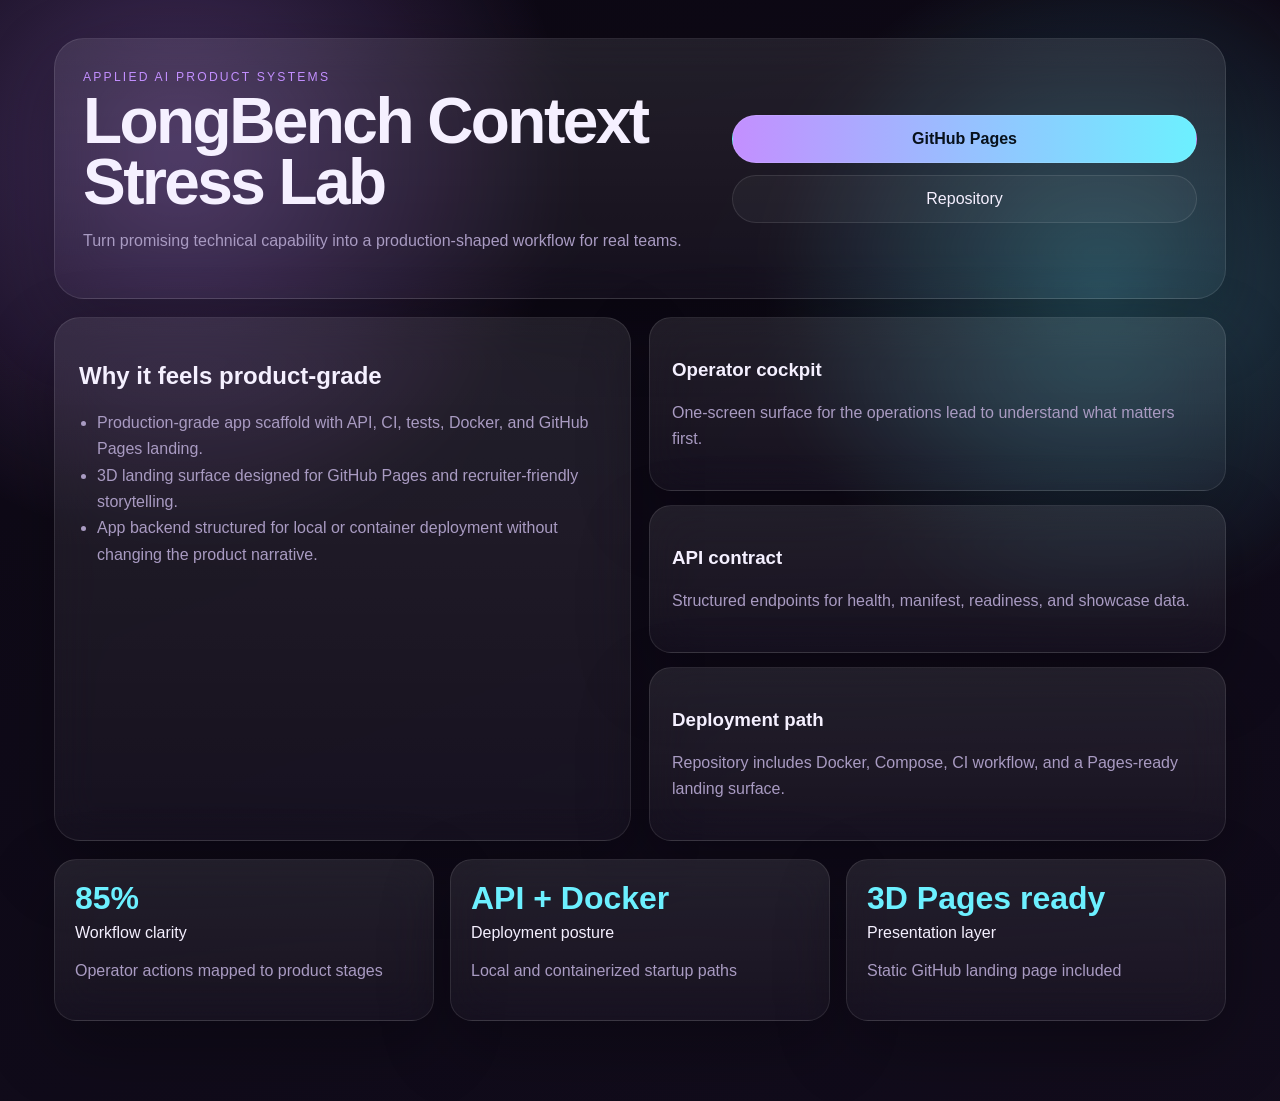
<file: docs/index.html>
<!DOCTYPE html>
<html lang="en">
<head>
  <meta charset="UTF-8" />
  <meta name="viewport" content="width=device-width, initial-scale=1.0" />
  <title>LongBench Context Stress Lab Landing</title>
  <link rel="stylesheet" href="landing.css" />
</head>
<body>
  <div class="scene" id="scene">
    <div class="backdrop"></div>
    <main class="deck">
      <section class="hero-card glass">
        <div>
          <span class="eyebrow">Applied AI product systems</span>
          <h1>LongBench Context Stress Lab</h1>
          <p>Turn promising technical capability into a production-shaped workflow for real teams.</p>
        </div>
        <nav class="cta-stack">
          <a class="cta primary" href="https://r-behera.github.io/longbench-context-stress-lab/">GitHub Pages</a>
          <a class="cta" href="https://github.com/R-behera/longbench-context-stress-lab">Repository</a>
        </nav>
      </section>
      <section class="orbit-grid">
        <div class="glass panel large">
          <h2>Why it feels product-grade</h2>
          <ul><li>Production-grade app scaffold with API, CI, tests, Docker, and GitHub Pages landing.</li><li>3D landing surface designed for GitHub Pages and recruiter-friendly storytelling.</li><li>App backend structured for local or container deployment without changing the product narrative.</li></ul>
        </div>
        <div id="cards" class="card-stack"></div>
      </section>
      <section class="metrics-row" id="metrics"></section>
    </main>
  </div>
  <script>window.PROJECT_MANIFEST = {"slug": "longbench-context-stress-lab", "title": "LongBench Context Stress Lab", "summary": "![Demo Screenshot](demo/screenshot.png)", "domain": "Applied AI product systems", "audience": "operations lead", "promise": "Turn promising technical capability into a production-shaped workflow for real teams.", "hero": ["Production-grade app scaffold with API, CI, tests, Docker, and GitHub Pages landing.", "3D landing surface designed for GitHub Pages and recruiter-friendly storytelling.", "App backend structured for local or container deployment without changing the product narrative."], "kpis": [{"label": "Workflow clarity", "value": "85%", "note": "Operator actions mapped to product stages"}, {"label": "Deployment posture", "value": "API + Docker", "note": "Local and containerized startup paths"}, {"label": "Presentation layer", "value": "3D Pages ready", "note": "Static GitHub landing page included"}], "stages": ["ingest", "validate", "analyze", "decide", "monitor"], "cards": [{"title": "Operator cockpit", "body": "One-screen surface for the operations lead to understand what matters first."}, {"title": "API contract", "body": "Structured endpoints for health, manifest, readiness, and showcase data."}, {"title": "Deployment path", "body": "Repository includes Docker, Compose, CI workflow, and a Pages-ready landing surface."}], "scene": "depth-columns", "theme": {"bg": "#0c0812", "surface": "#171022", "ink": "#f5f0ff", "muted": "#a99bc2", "accent": "#c38fff", "accent2": "#6cf0ff"}, "pages_url": "https://r-behera.github.io/longbench-context-stress-lab/", "api_examples": {"health": {"status": "ok", "project": "longbench-context-stress-lab"}, "readiness": {"api": "ready", "landing_page": "docs/index.html", "container": "Dockerfile present"}, "signals": [{"name": "Decision coverage", "status": "strong", "detail": "App and landing narrative aligned"}, {"name": "Operator context", "status": "strong", "detail": "Primary user anchored as operations lead"}, {"name": "Delivery path", "status": "ready", "detail": "Pages + containerized app scaffold generated"}]}};</script>
  <script src="landing.js"></script>
</body>
</html>
</file>
<file: docs/landing.css>
:root{--bg:#0c0812;--surface:#171022;--ink:#f5f0ff;--muted:#a99bc2;--accent:#c38fff;--accent2:#6cf0ff;--rx:0deg;--ry:0deg;}*{box-sizing:border-box}html,body{margin:0;min-height:100%;font-family:Inter,Segoe UI,sans-serif;background:var(--bg);color:var(--ink)}.scene{min-height:100vh;overflow:hidden;position:relative;transform-style:preserve-3d;perspective:1600px}.backdrop{position:absolute;inset:-10%;background:radial-gradient(circle at 20% 20%,color-mix(in srgb,var(--accent) 30%, transparent),transparent 24%),radial-gradient(circle at 80% 30%,color-mix(in srgb,var(--accent2) 28%, transparent),transparent 22%),linear-gradient(160deg,var(--bg),color-mix(in srgb,var(--surface) 78%, black));filter:saturate(1.15)}.deck{position:relative;z-index:2;max-width:1220px;margin:0 auto;padding:38px 24px 80px;transform:rotateX(var(--rx)) rotateY(var(--ry));transition:transform .12s ease-out}.glass{background:linear-gradient(180deg,rgba(255,255,255,.09),rgba(255,255,255,.03));border:1px solid rgba(255,255,255,.1);backdrop-filter:blur(22px);box-shadow:0 24px 70px rgba(0,0,0,.28)}.hero-card{display:grid;grid-template-columns:1.15fr .85fr;gap:20px;padding:28px;border-radius:30px;margin-bottom:18px}.eyebrow{letter-spacing:.18em;text-transform:uppercase;font-size:.76rem;color:var(--accent)}h1{font-size:clamp(2.4rem,5vw,4.8rem);line-height:.94;margin:.4rem 0 1rem;letter-spacing:-.04em}p,li{color:var(--muted);line-height:1.65}.cta-stack{display:flex;flex-direction:column;justify-content:center;gap:12px}.cta{display:inline-flex;justify-content:center;padding:14px 18px;border-radius:999px;text-decoration:none;color:var(--ink);border:1px solid rgba(255,255,255,.1);background:rgba(255,255,255,.04)}.primary{background:linear-gradient(90deg,var(--accent),var(--accent2));color:#07111b;font-weight:700}.orbit-grid{display:grid;grid-template-columns:1fr 1fr;gap:18px;margin-bottom:18px}.panel.large{padding:24px;border-radius:26px}.card-stack{display:grid;gap:14px}.flip{padding:22px;border-radius:22px;transform:translateZ(var(--z))}.metrics-row{display:grid;grid-template-columns:repeat(3,minmax(0,1fr));gap:16px}.metric{padding:20px;border-radius:22px}.metric strong{display:block;font-size:2rem;color:var(--accent2);margin-bottom:.4rem}ul{padding-left:18px;margin:14px 0 0}@media(max-width:980px){.hero-card,.orbit-grid,.metrics-row{grid-template-columns:1fr}.deck{padding:22px 16px 60px}}
</file>
